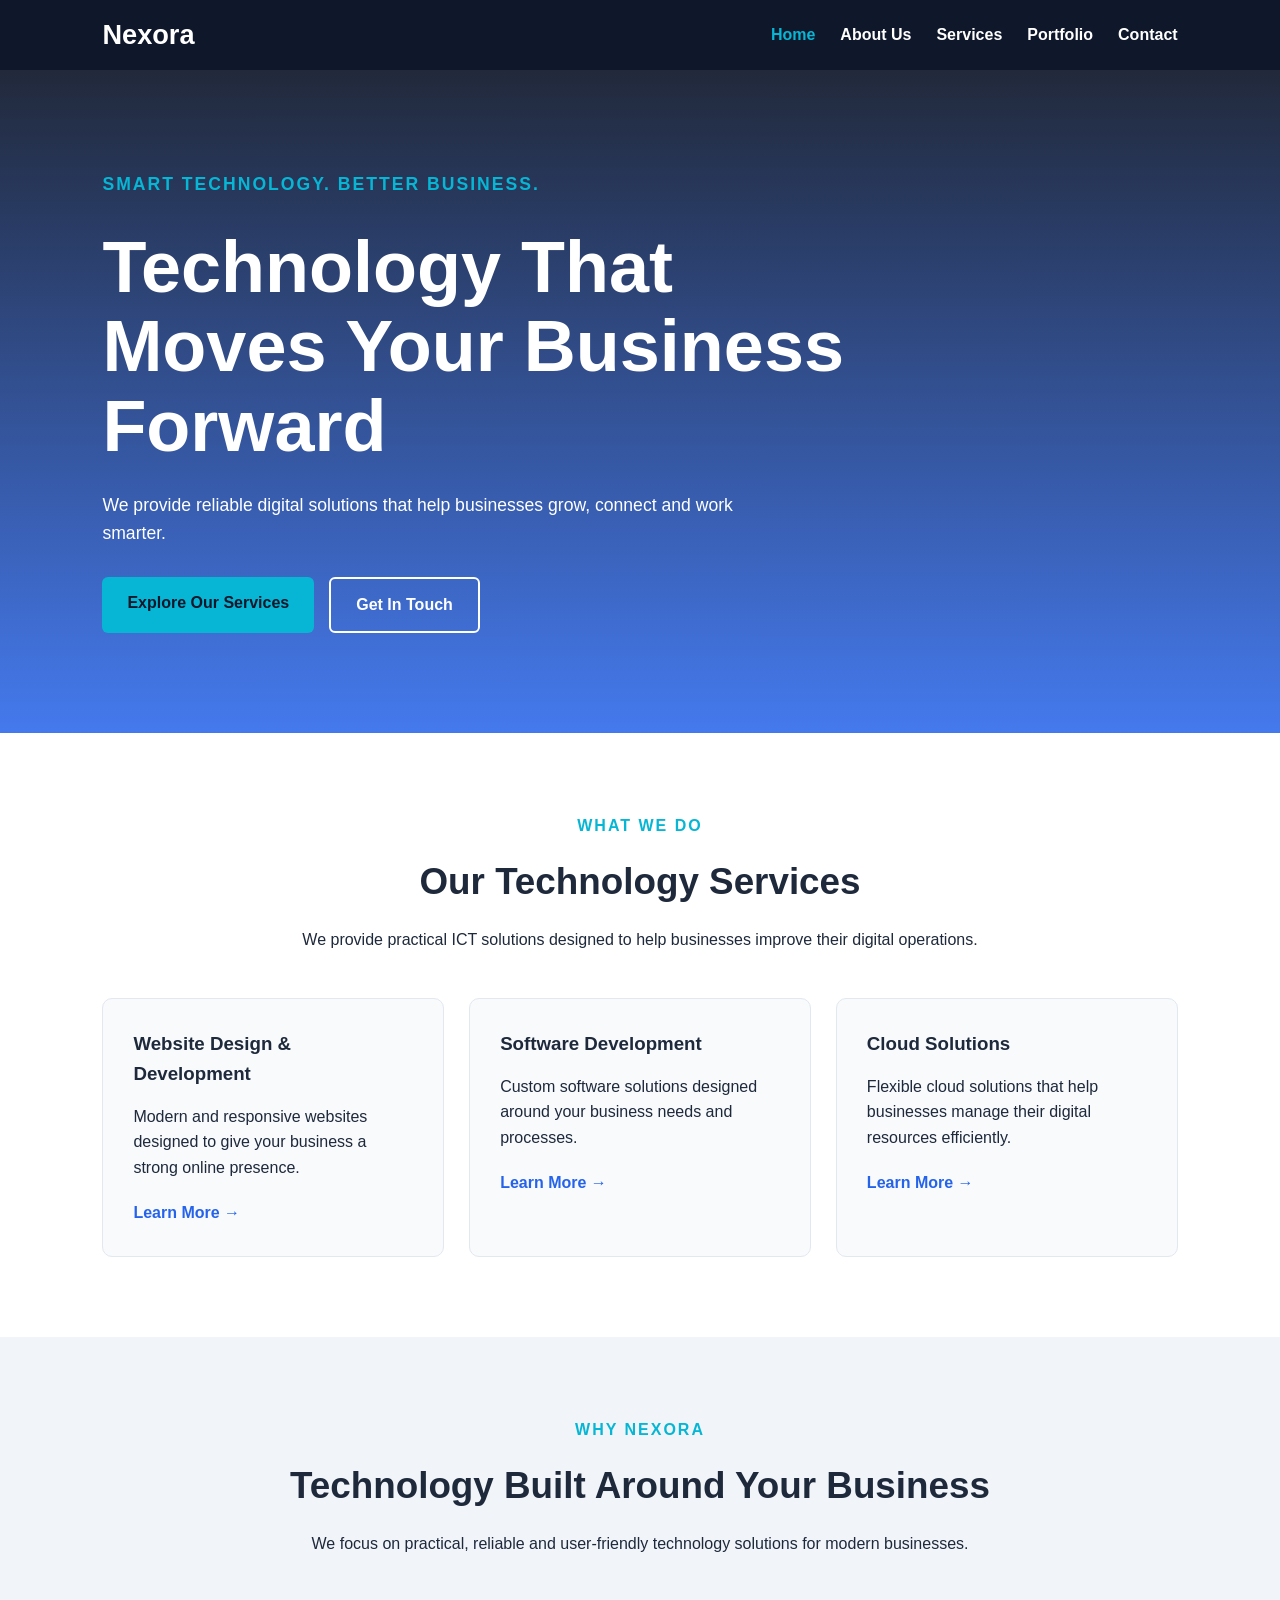
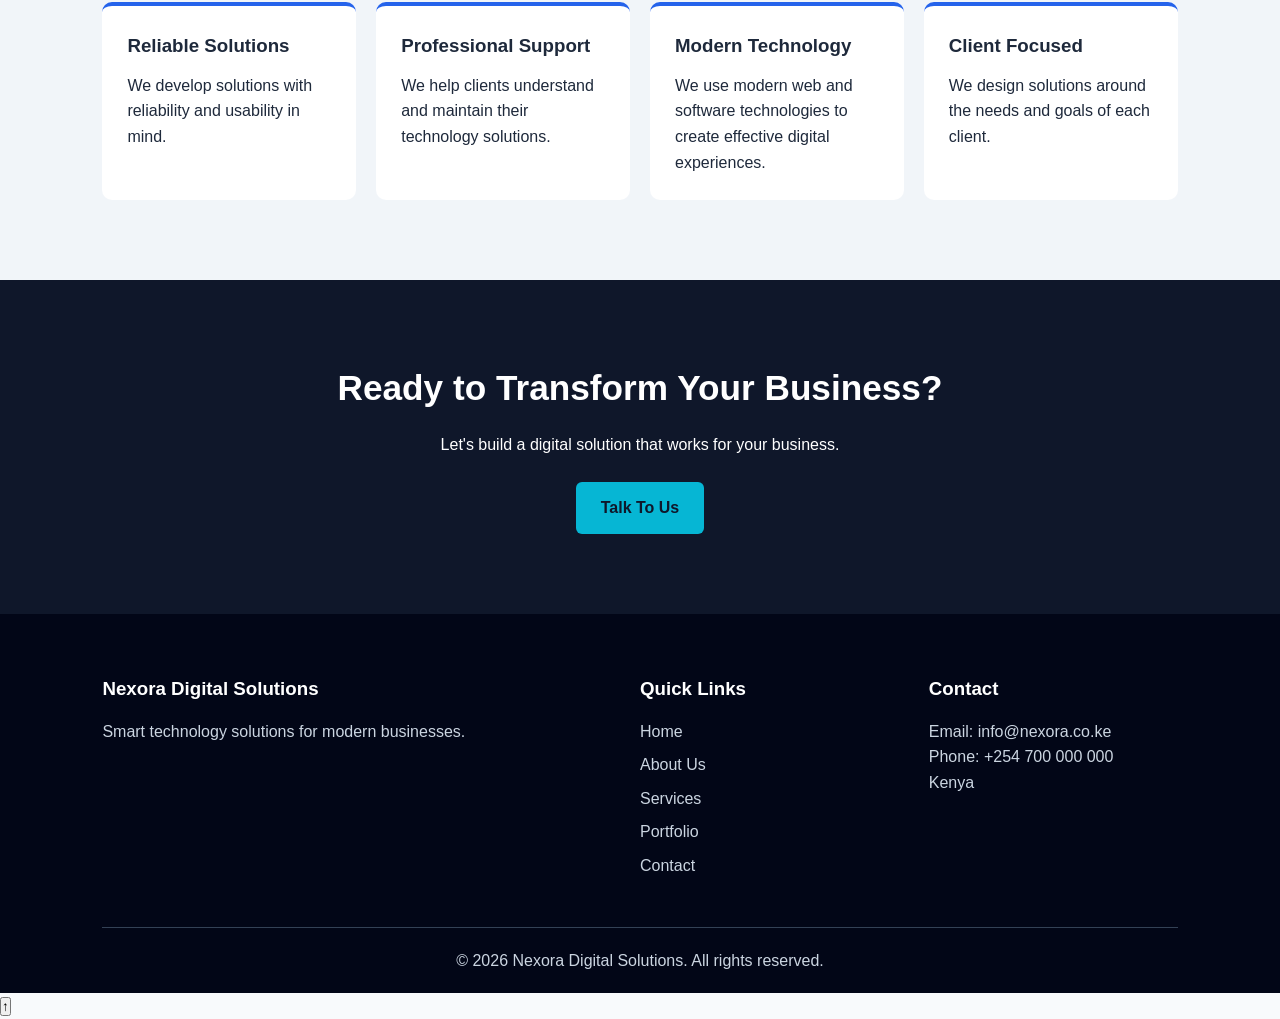
<file: assignment-002/index.html>
<!DOCTYPE html>
<html lang="en">
<head>
    <meta charset="UTF-8">
    <meta name="viewport" content="width=device-width, initial-scale=1.0">
    <meta name="description" content="Nexora Digital Solutions - Technology solutions for modern businesses.">
    <title>Nexora Digital Solutions | Home</title>

    <link rel="stylesheet" href="assets/css/style.css">
</head>

<body>

    <!-- Navigation Bar -->
    <header>
        <nav class="navbar">
            <a href="index.html" class="logo">Nexora</a>

            <button class="menu-toggle" id="menu-toggle" aria-label="Open navigation menu">
                ☰
            </button>

            <ul class="nav-links" id="nav-links">
                <li><a href="index.html" class="active">Home</a></li>
                <li><a href="about.html">About Us</a></li>
                <li><a href="services.html">Services</a></li>
                <li><a href="portfolio.html">Portfolio</a></li>
                <li><a href="contact.html">Contact</a></li>
            </ul>
        </nav>
    </header>
    
    <!-- Hero Section -->
<section class="hero">
    <div class="hero-content">
        <p class="hero-subtitle">SMART TECHNOLOGY. BETTER BUSINESS.</p>

        <h1>Technology That Moves Your Business Forward</h1>

        <p>
            We provide reliable digital solutions that help businesses
            grow, connect and work smarter.
        </p>

        <div class="hero-buttons">
            <a href="services.html" class="btn primary-btn">Explore Our Services</a>
            <a href="contact.html" class="btn secondary-btn">Get In Touch</a>
        </div>
    </div>
</section>
    <!-- Services Preview -->
<section class="services-preview">
    <div class="section-heading">
        <p class="section-subtitle">WHAT WE DO</p>
        <h2>Our Technology Services</h2>
        <p>
            We provide practical ICT solutions designed to help businesses
            improve their digital operations.
        </p>
    </div>

    <div class="services-grid">

        <article class="service-card">
            <h3>Website Design & Development</h3>
            <p>
                Modern and responsive websites designed to give your
                business a strong online presence.
            </p>
            <a href="services.html">Learn More →</a>
        </article>

        <article class="service-card">
            <h3>Software Development</h3>
            <p>
                Custom software solutions designed around your business
                needs and processes.
            </p>
            <a href="services.html">Learn More →</a>
        </article>

        <article class="service-card">
            <h3>Cloud Solutions</h3>
            <p>
                Flexible cloud solutions that help businesses manage
                their digital resources efficiently.
            </p>
            <a href="services.html">Learn More →</a>
        </article>

    </div>
</section>
    <!-- Company Highlights -->
<section class="highlights">
    <div class="section-heading">
        <p class="section-subtitle">WHY NEXORA</p>
        <h2>Technology Built Around Your Business</h2>
        <p>
            We focus on practical, reliable and user-friendly technology
            solutions for modern businesses.
        </p>
    </div>

    <div class="highlight-grid">

        <div class="highlight-item">
            <h3>Reliable Solutions</h3>
            <p>
                We develop solutions with reliability and usability
                in mind.
            </p>
        </div>

        <div class="highlight-item">
            <h3>Professional Support</h3>
            <p>
                We help clients understand and maintain their technology
                solutions.
            </p>
        </div>

        <div class="highlight-item">
            <h3>Modern Technology</h3>
            <p>
                We use modern web and software technologies to create
                effective digital experiences.
            </p>
        </div>

        <div class="highlight-item">
            <h3>Client Focused</h3>
            <p>
                We design solutions around the needs and goals of each
                client.
            </p>
        </div>

    </div>
</section>
    <!-- Call To Action -->
<section class="cta">
    <div class="cta-content">
        <h2>Ready to Transform Your Business?</h2>
        <p>
            Let's build a digital solution that works for your business.
        </p>
        <a href="contact.html" class="btn primary-btn">Talk To Us</a>
    </div>
</section>
    <!-- Footer -->
<footer class="footer">
    <div class="footer-content">
        <div>
            <h3>Nexora Digital Solutions</h3>
            <p>
                Smart technology solutions for modern businesses.
            </p>
        </div>

        <div>
            <h3>Quick Links</h3>
            <a href="index.html">Home</a>
            <a href="about.html">About Us</a>
            <a href="services.html">Services</a>
            <a href="portfolio.html">Portfolio</a>
            <a href="contact.html">Contact</a>
        </div>

        <div>
            <h3>Contact</h3>
            <p>Email: info@nexora.co.ke</p>
            <p>Phone: +254 700 000 000</p>
            <p>Kenya</p>
        </div>
    </div>

    <div class="footer-bottom">
        <p>&copy; <span id="year"></span> Nexora Digital Solutions. All rights reserved.</p>
    </div>
</footer>
    <button id="back-to-top" class="back-to-top" aria-label="Back to top">↑</button>
    <script src="assets/js/main.js"></script>
</body>
</html>
</file>
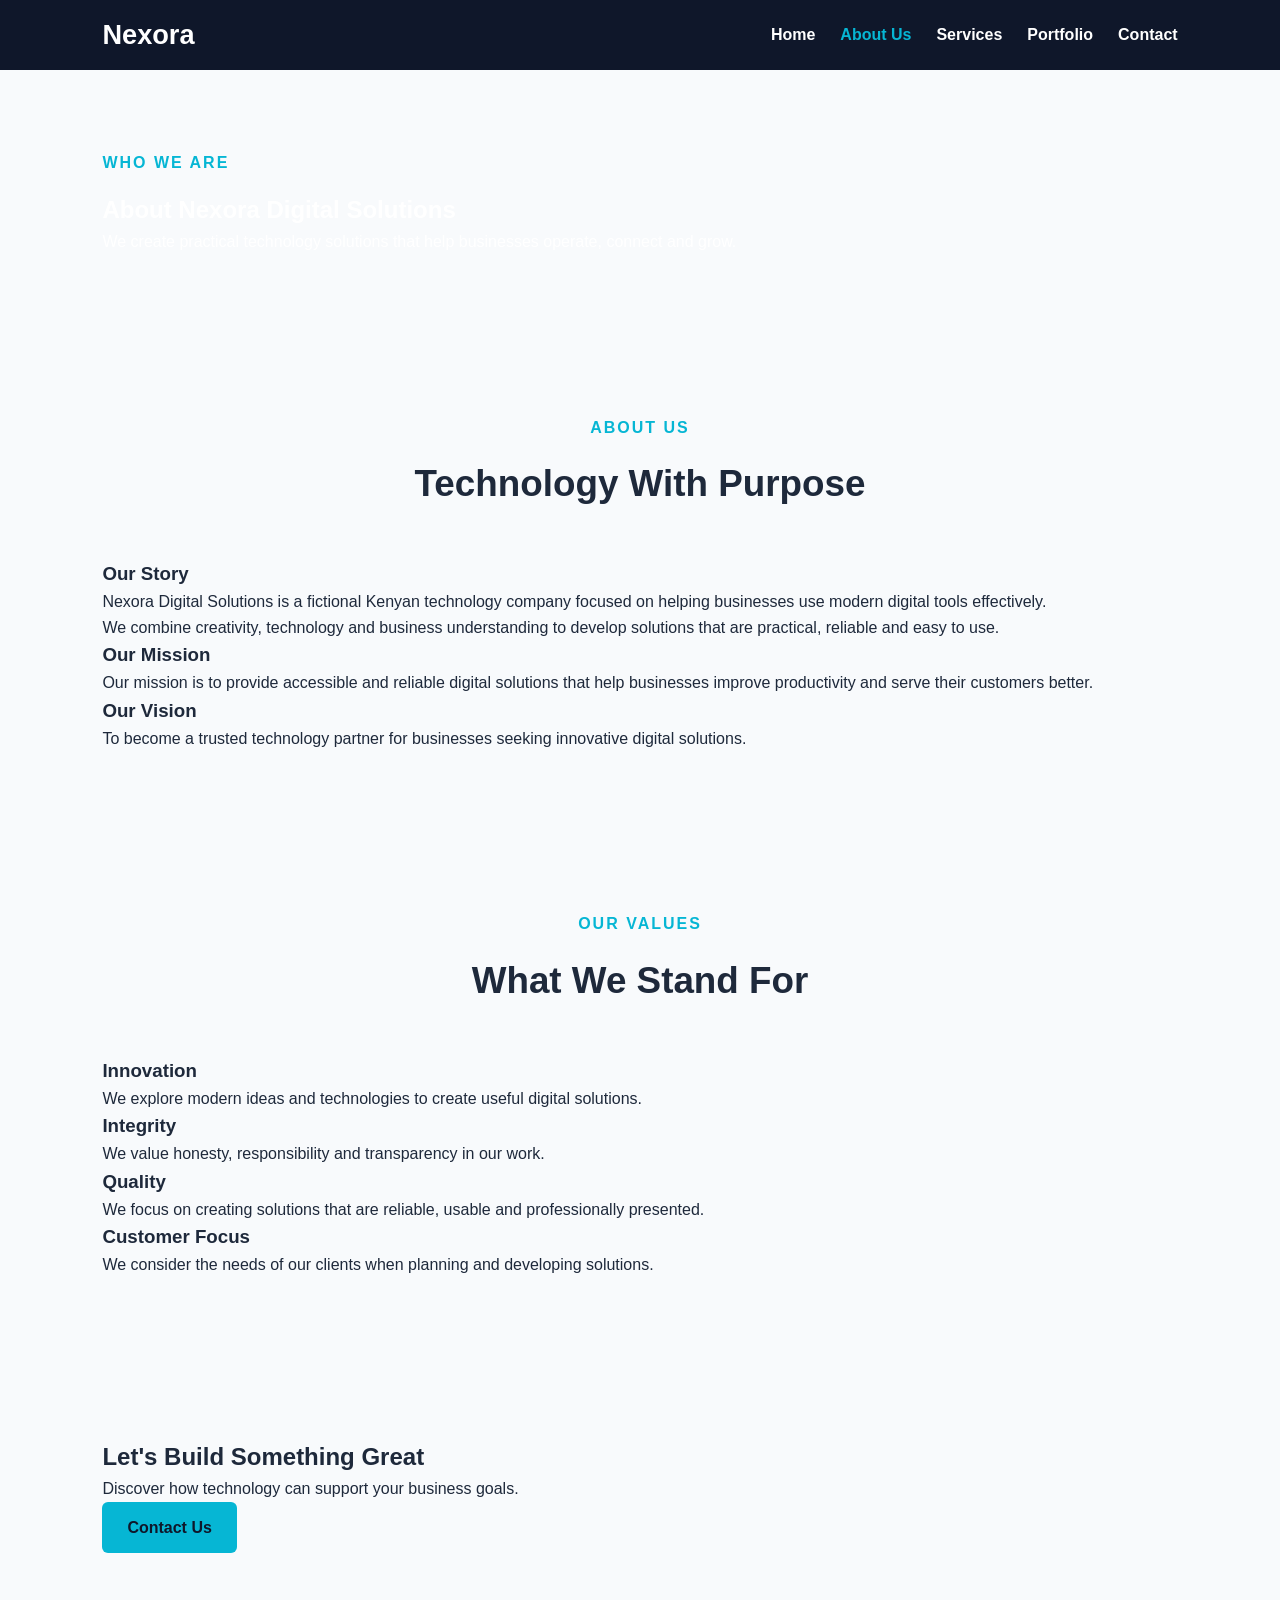
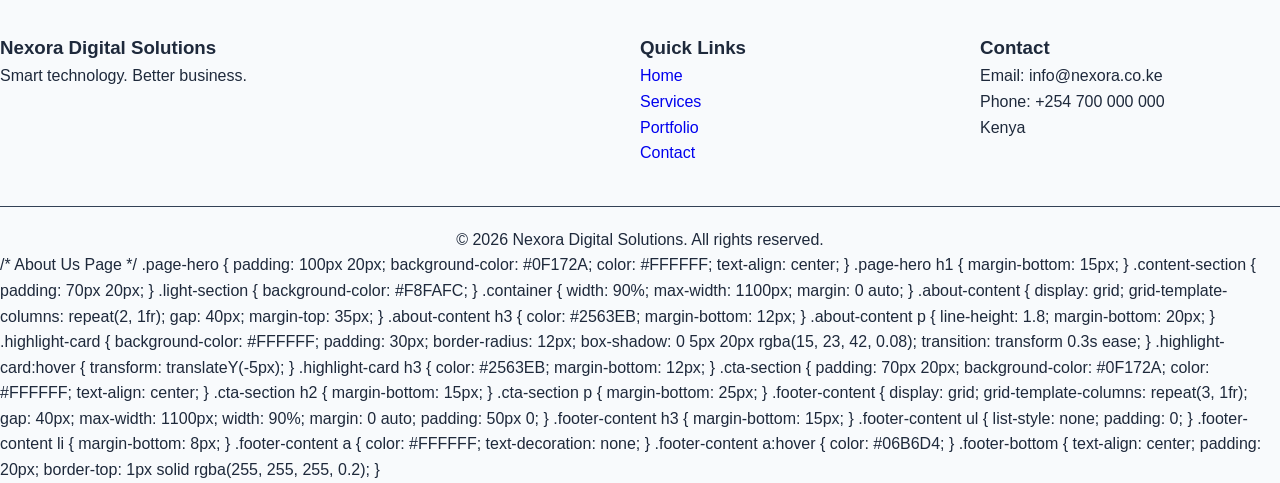
<file: assignment-002/about.html>
<!DOCTYPE html>
<html lang="en">
<head>
    <meta charset="UTF-8">
    <meta name="viewport" content="width=device-width, initial-scale=1.0">
    <meta name="description" content="Learn more about Nexora Digital Solutions.">
    <title>Nexora Digital Solutions | About Us</title>
    <link rel="stylesheet" href="assets/css/style.css">
</head>

<body>

    <header>
        <nav class="navbar">
            <a href="index.html" class="logo">Nexora</a>

            <button class="menu-toggle" id="menu-toggle" aria-label="Open navigation menu">
                ☰
            </button>

            <ul class="nav-links" id="nav-links">
                <li><a href="index.html">Home</a></li>
                <li><a href="about.html" class="active">About Us</a></li>
                <li><a href="services.html">Services</a></li>
                <li><a href="portfolio.html">Portfolio</a></li>
                <li><a href="contact.html">Contact</a></li>
            </ul>
        </nav>
    </header>

    <main>

        <section class="page-hero">
            <div class="hero-content">
                <p class="hero-subtitle">WHO WE ARE</p>
                <h1>About Nexora Digital Solutions</h1>
                <p>
                    We create practical technology solutions that help
                    businesses operate, connect and grow.
                </p>
            </div>
        </section>

        <section class="content-section">
            <div class="container">
                <div class="section-heading">
                    <p class="hero-subtitle">ABOUT US</p>
                    <h2>Technology With Purpose</h2>
                </div>

                <div class="about-content">
                    <div>
                        <h3>Our Story</h3>
                        <p>
                            Nexora Digital Solutions is a fictional Kenyan
                            technology company focused on helping businesses
                            use modern digital tools effectively.
                        </p>

                        <p>
                            We combine creativity, technology and business
                            understanding to develop solutions that are
                            practical, reliable and easy to use.
                        </p>
                    </div>

                    <div>
                        <h3>Our Mission</h3>
                        <p>
                            Our mission is to provide accessible and reliable
                            digital solutions that help businesses improve
                            productivity and serve their customers better.
                        </p>

                        <h3>Our Vision</h3>
                        <p>
                            To become a trusted technology partner for
                            businesses seeking innovative digital solutions.
                        </p>
                    </div>
                </div>
            </div>
        </section>

        <section class="content-section light-section">
            <div class="container">
                <div class="section-heading">
                    <p class="hero-subtitle">OUR VALUES</p>
                    <h2>What We Stand For</h2>
                </div>

                <div class="highlights-grid">
                    <article class="highlight-card">
                        <h3>Innovation</h3>
                        <p>
                            We explore modern ideas and technologies to create
                            useful digital solutions.
                        </p>
                    </article>

                    <article class="highlight-card">
                        <h3>Integrity</h3>
                        <p>
                            We value honesty, responsibility and transparency
                            in our work.
                        </p>
                    </article>

                    <article class="highlight-card">
                        <h3>Quality</h3>
                        <p>
                            We focus on creating solutions that are reliable,
                            usable and professionally presented.
                        </p>
                    </article>

                    <article class="highlight-card">
                        <h3>Customer Focus</h3>
                        <p>
                            We consider the needs of our clients when planning
                            and developing solutions.
                        </p>
                    </article>
                </div>
            </div>
        </section>

        <section class="cta-section">
            <div class="container">
                <h2>Let's Build Something Great</h2>
                <p>
                    Discover how technology can support your business goals.
                </p>
                <a href="contact.html" class="btn primary-btn">Contact Us</a>
            </div>
        </section>

    </main>

    <footer>
        <div class="footer-content">
            <div>
                <h3>Nexora Digital Solutions</h3>
                <p>Smart technology. Better business.</p>
            </div>

            <div>
                <h3>Quick Links</h3>
                <ul>
                    <li><a href="index.html">Home</a></li>
                    <li><a href="services.html">Services</a></li>
                    <li><a href="portfolio.html">Portfolio</a></li>
                    <li><a href="contact.html">Contact</a></li>
                </ul>
            </div>

            <div>
                <h3>Contact</h3>
                <p>Email: info@nexora.co.ke</p>
                <p>Phone: +254 700 000 000</p>
                <p>Kenya</p>
            </div>
        </div>

        <div class="footer-bottom">
            <p>&copy; <span id="year"></span> Nexora Digital Solutions. All rights reserved.</p>
        </div>
    </footer>

    <script src="assets/js/main.js"></script>

</body>
</html>
/* About Us Page */
.page-hero {
    padding: 100px 20px;
    background-color: #0F172A;
    color: #FFFFFF;
    text-align: center;
}

.page-hero h1 {
    margin-bottom: 15px;
}

.content-section {
    padding: 70px 20px;
}

.light-section {
    background-color: #F8FAFC;
}

.container {
    width: 90%;
    max-width: 1100px;
    margin: 0 auto;
}

.about-content {
    display: grid;
    grid-template-columns: repeat(2, 1fr);
    gap: 40px;
    margin-top: 35px;
}

.about-content h3 {
    color: #2563EB;
    margin-bottom: 12px;
}

.about-content p {
    line-height: 1.8;
    margin-bottom: 20px;
}

.highlight-card {
    background-color: #FFFFFF;
    padding: 30px;
    border-radius: 12px;
    box-shadow: 0 5px 20px rgba(15, 23, 42, 0.08);
    transition: transform 0.3s ease;
}

.highlight-card:hover {
    transform: translateY(-5px);
}

.highlight-card h3 {
    color: #2563EB;
    margin-bottom: 12px;
}

.cta-section {
    padding: 70px 20px;
    background-color: #0F172A;
    color: #FFFFFF;
    text-align: center;
}

.cta-section h2 {
    margin-bottom: 15px;
}

.cta-section p {
    margin-bottom: 25px;
}

.footer-content {
    display: grid;
    grid-template-columns: repeat(3, 1fr);
    gap: 40px;
    max-width: 1100px;
    width: 90%;
    margin: 0 auto;
    padding: 50px 0;
}

.footer-content h3 {
    margin-bottom: 15px;
}

.footer-content ul {
    list-style: none;
    padding: 0;
}

.footer-content li {
    margin-bottom: 8px;
}

.footer-content a {
    color: #FFFFFF;
    text-decoration: none;
}

.footer-content a:hover {
    color: #06B6D4;
}

.footer-bottom {
    text-align: center;
    padding: 20px;
    border-top: 1px solid rgba(255, 255, 255, 0.2);
}
</file>
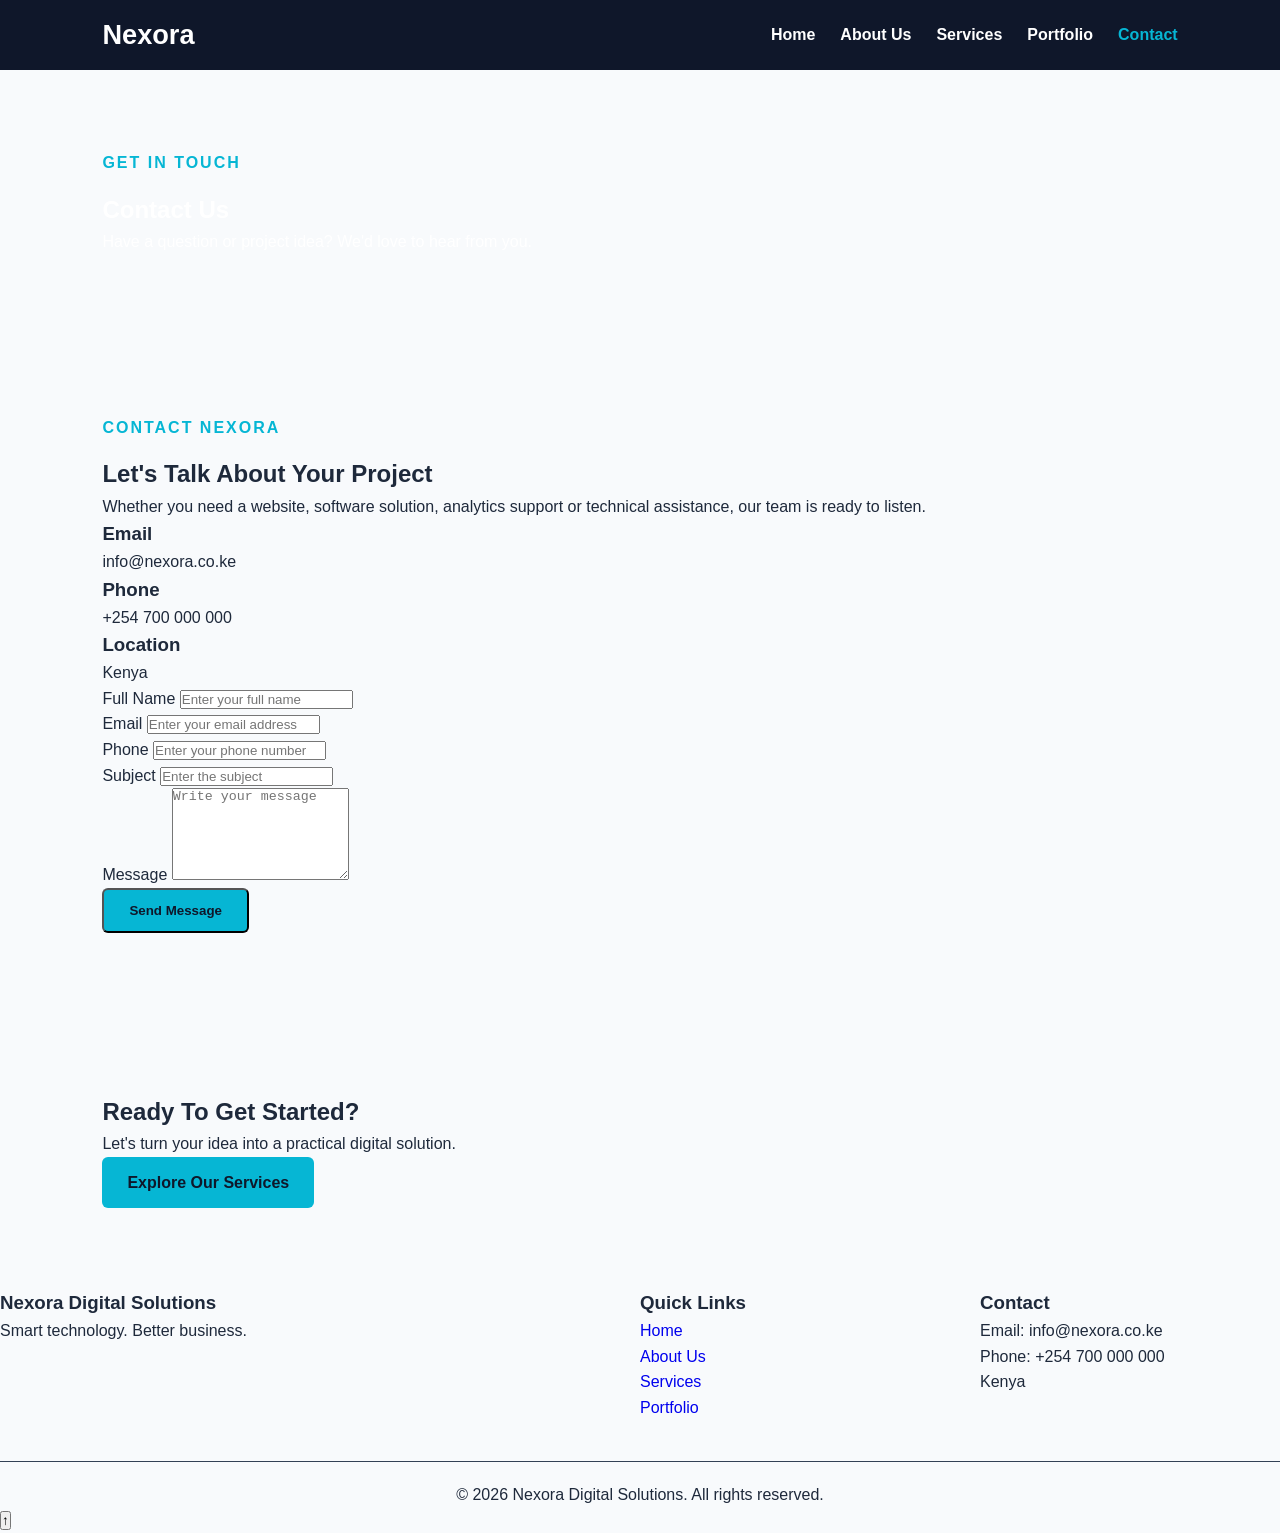
<file: assignment-002/contact.html>
<!DOCTYPE html>
<html lang="en">
<head>
    <meta charset="UTF-8">
    <meta name="viewport" content="width=device-width, initial-scale=1.0">
    <meta name="description" content="Contact Nexora Digital Solutions for digital technology solutions.">
    <title>Nexora Digital Solutions | Contact</title>
    <link rel="stylesheet" href="assets/css/style.css?v=2">
</head>

<body>

    <header>
        <nav class="navbar">
            <a href="index.html" class="logo">Nexora</a>

            <button class="menu-toggle" id="menu-toggle" aria-label="Open navigation menu">
                ☰
            </button>

            <ul class="nav-links" id="nav-links">
                <li><a href="index.html">Home</a></li>
                <li><a href="about.html">About Us</a></li>
                <li><a href="services.html">Services</a></li>
                <li><a href="portfolio.html">Portfolio</a></li>
                <li><a href="contact.html" class="active">Contact</a></li>
            </ul>
        </nav>
    </header>

    <main>

        <section class="page-hero">
            <div class="hero-content">
                <p class="hero-subtitle">GET IN TOUCH</p>
                <h1>Contact Us</h1>
                <p>
                    Have a question or project idea? We'd love to hear from you.
                </p>
            </div>
        </section>

        <section class="content-section">
            <div class="container">

                <div class="contact-grid">

                    <div class="contact-info">
                        <p class="hero-subtitle">CONTACT NEXORA</p>
                        <h2>Let's Talk About Your Project</h2>

                        <p>
                            Whether you need a website, software solution,
                            analytics support or technical assistance, our
                            team is ready to listen.
                        </p>

                        <div class="contact-item">
                            <h3>Email</h3>
                            <p>info@nexora.co.ke</p>
                        </div>

                        <div class="contact-item">
                            <h3>Phone</h3>
                            <p>+254 700 000 000</p>
                        </div>

                        <div class="contact-item">
                            <h3>Location</h3>
                            <p>Kenya</p>
                        </div>
                    </div>

                    <div class="contact-form-container">

                        <form id="contact-form" novalidate>

                            <div class="form-group">
                                <label for="full-name">Full Name</label>
                                <input
                                    type="text"
                                    id="full-name"
                                    name="full-name"
                                    placeholder="Enter your full name"
                                    required
                                >
                                <small class="error-message" id="name-error"></small>
                            </div>

                            <div class="form-group">
                                <label for="email">Email</label>
                                <input
                                    type="text"
                                    id="email"
                                    name="email"
                                    placeholder="Enter your email address"
                                    required
                                >
                                <small class="error-message" id="email-error"></small>
                            </div>

                            <div class="form-group">
                                <label for="phone">Phone</label>
                                <input
                                    type="tel"
                                    id="phone"
                                    name="phone"
                                    placeholder="Enter your phone number"
                                    required
                                >
                                <small class="error-message" id="phone-error"></small>
                            </div>

                            <div class="form-group">
                                <label for="subject">Subject</label>
                                <input
                                    type="text"
                                    id="subject"
                                    name="subject"
                                    placeholder="Enter the subject"
                                    required
                                >
                                <small class="error-message" id="subject-error"></small>
                            </div>

                            <div class="form-group">
                                <label for="message">Message</label>
                                <textarea
                                    id="message"
                                    name="message"
                                    rows="6"
                                    placeholder="Write your message"
                                    required
                                ></textarea>
                                <small class="error-message" id="message-error"></small>
                            </div>

                            <button type="submit" class="btn primary-btn">
                                Send Message
                            </button>

                            <p id="form-success" class="success-message"></p>

                        </form>

                    </div>

                </div>

            </div>
        </section>

        <section class="cta-section">
            <div class="container">
                <h2>Ready To Get Started?</h2>
                <p>
                    Let's turn your idea into a practical digital solution.
                </p>
                <a href="services.html" class="btn primary-btn">
                    Explore Our Services
                </a>
            </div>
        </section>

    </main>

    <footer>
        <div class="footer-content">

            <div>
                <h3>Nexora Digital Solutions</h3>
                <p>Smart technology. Better business.</p>
            </div>

            <div>
                <h3>Quick Links</h3>
                <ul>
                    <li><a href="index.html">Home</a></li>
                    <li><a href="about.html">About Us</a></li>
                    <li><a href="services.html">Services</a></li>
                    <li><a href="portfolio.html">Portfolio</a></li>
                </ul>
            </div>

            <div>
                <h3>Contact</h3>
                <p>Email: info@nexora.co.ke</p>
                <p>Phone: +254 700 000 000</p>
                <p>Kenya</p>
            </div>

        </div>

        <div class="footer-bottom">
            <p>
                &copy; <span id="year"></span>
                Nexora Digital Solutions. All rights reserved.
            </p>
        </div>
    </footer>

    <button id="back-to-top" class="back-to-top" aria-label="Back to top">
        ↑
    </button>

    <script src="assets/js/main.js?v=2"></script>

</body>
</html>
</file>
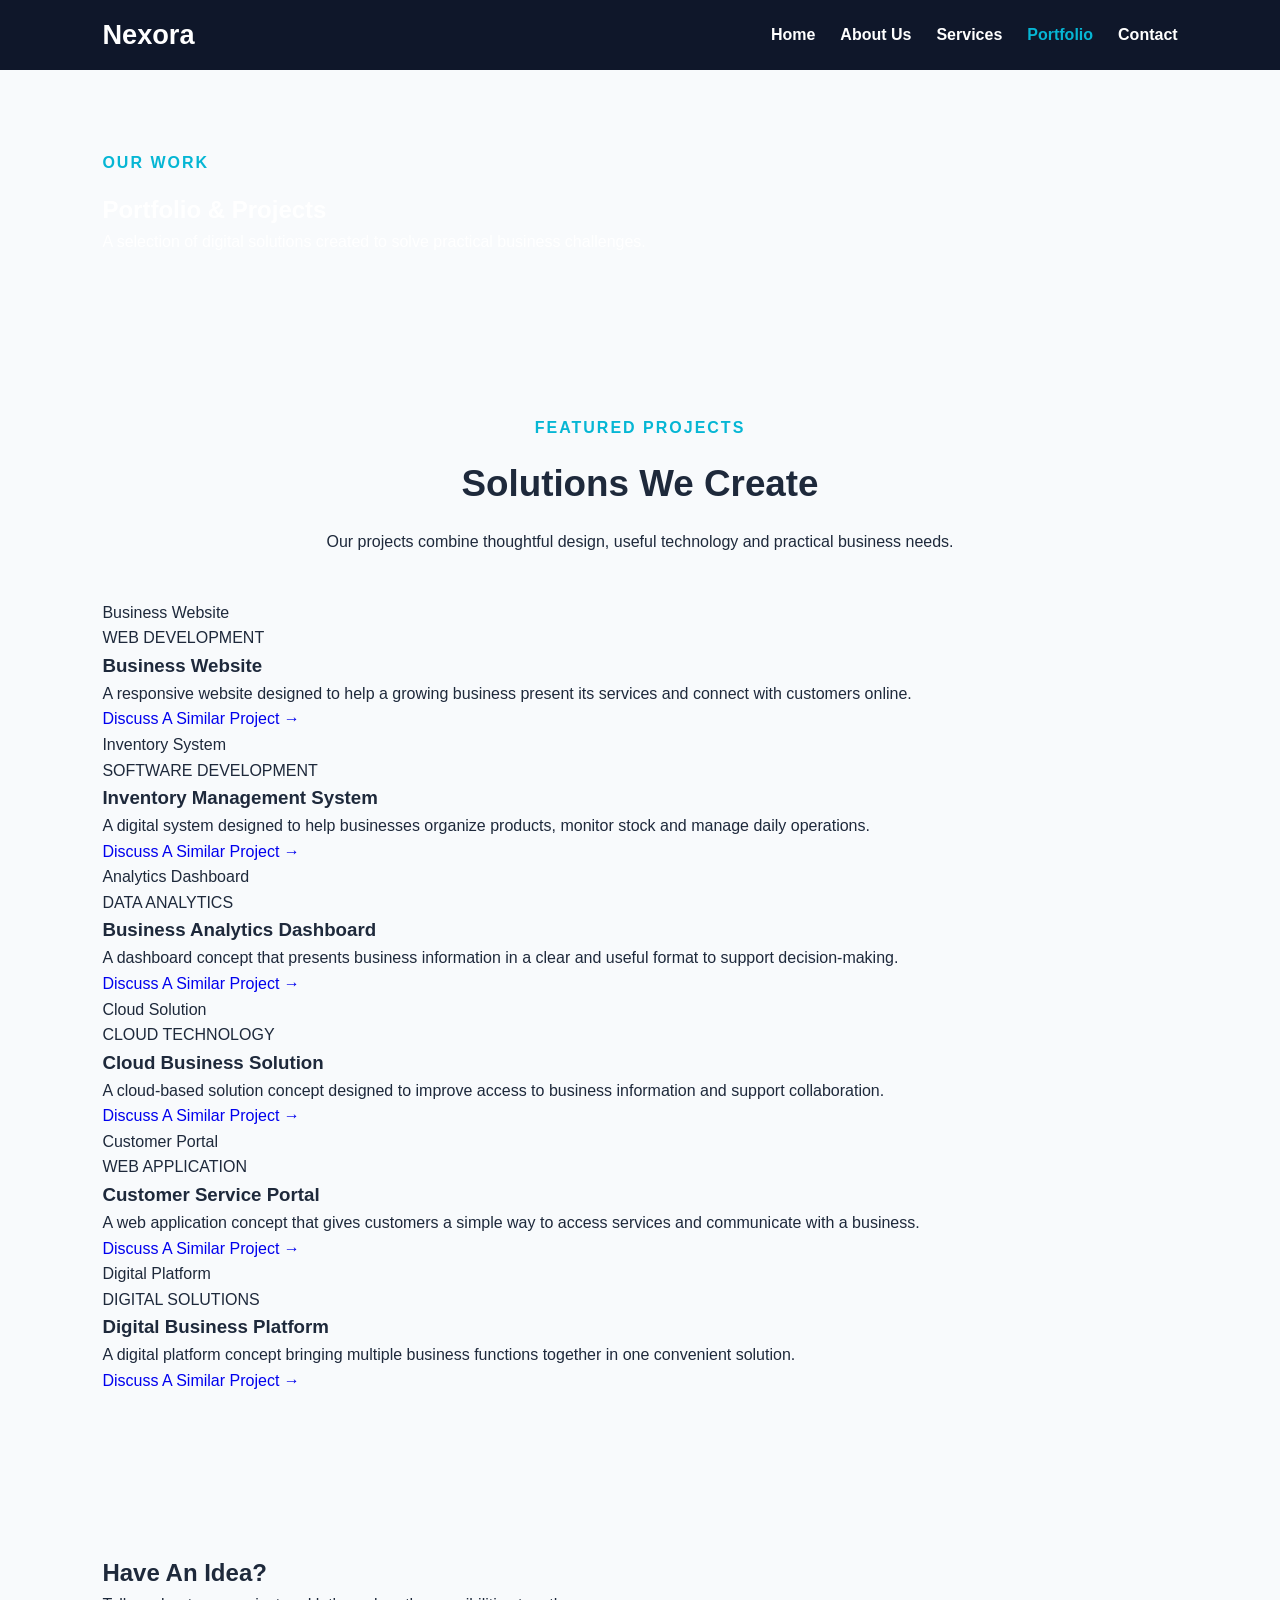
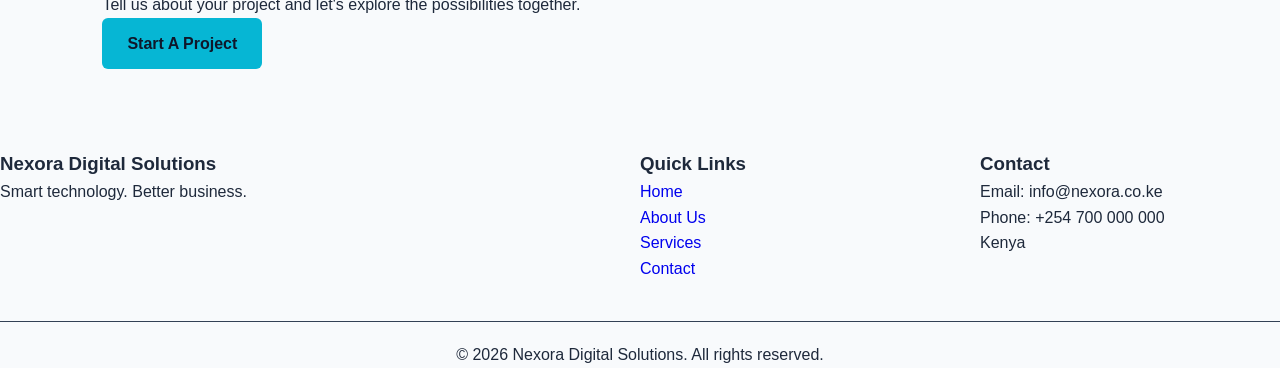
<file: assignment-002/portfolio.html>
<!DOCTYPE html>
<html lang="en">
<head>
    <meta charset="UTF-8">
    <meta name="viewport" content="width=device-width, initial-scale=1.0">
    <meta name="description" content="Explore projects developed by Nexora Digital Solutions.">
    <title>Nexora Digital Solutions | Portfolio</title>
    <link rel="stylesheet" href="assets/css/style.css">
</head>

<body>

    <header>
        <nav class="navbar">
            <a href="index.html" class="logo">Nexora</a>

            <button class="menu-toggle" id="menu-toggle" aria-label="Open navigation menu">
                ☰
            </button>

            <ul class="nav-links" id="nav-links">
                <li><a href="index.html">Home</a></li>
                <li><a href="about.html">About Us</a></li>
                <li><a href="services.html">Services</a></li>
                <li><a href="portfolio.html" class="active">Portfolio</a></li>
                <li><a href="contact.html">Contact</a></li>
            </ul>
        </nav>
    </header>

    <main>

        <section class="page-hero">
            <div class="hero-content">
                <p class="hero-subtitle">OUR WORK</p>
                <h1>Portfolio & Projects</h1>
                <p>
                    A selection of digital solutions created to solve
                    practical business challenges.
                </p>
            </div>
        </section>

        <section class="content-section">
            <div class="container">

                <div class="section-heading">
                    <p class="hero-subtitle">FEATURED PROJECTS</p>
                    <h2>Solutions We Create</h2>
                    <p>
                        Our projects combine thoughtful design, useful
                        technology and practical business needs.
                    </p>
                </div>

                <div class="portfolio-grid">

                    <article class="portfolio-card">
                        <div class="portfolio-image">
                            <span>Business Website</span>
                        </div>

                        <div class="portfolio-content">
                            <p class="project-category">WEB DEVELOPMENT</p>
                            <h3>Business Website</h3>
                            <p>
                                A responsive website designed to help a
                                growing business present its services and
                                connect with customers online.
                            </p>
                            <a href="contact.html" class="project-link">
                                Discuss A Similar Project →
                            </a>
                        </div>
                    </article>

                    <article class="portfolio-card">
                        <div class="portfolio-image">
                            <span>Inventory System</span>
                        </div>

                        <div class="portfolio-content">
                            <p class="project-category">SOFTWARE DEVELOPMENT</p>
                            <h3>Inventory Management System</h3>
                            <p>
                                A digital system designed to help businesses
                                organize products, monitor stock and manage
                                daily operations.
                            </p>
                            <a href="contact.html" class="project-link">
                                Discuss A Similar Project →
                            </a>
                        </div>
                    </article>

                    <article class="portfolio-card">
                        <div class="portfolio-image">
                            <span>Analytics Dashboard</span>
                        </div>

                        <div class="portfolio-content">
                            <p class="project-category">DATA ANALYTICS</p>
                            <h3>Business Analytics Dashboard</h3>
                            <p>
                                A dashboard concept that presents business
                                information in a clear and useful format to
                                support decision-making.
                            </p>
                            <a href="contact.html" class="project-link">
                                Discuss A Similar Project →
                            </a>
                        </div>
                    </article>

                    <article class="portfolio-card">
                        <div class="portfolio-image">
                            <span>Cloud Solution</span>
                        </div>

                        <div class="portfolio-content">
                            <p class="project-category">CLOUD TECHNOLOGY</p>
                            <h3>Cloud Business Solution</h3>
                            <p>
                                A cloud-based solution concept designed to
                                improve access to business information and
                                support collaboration.
                            </p>
                            <a href="contact.html" class="project-link">
                                Discuss A Similar Project →
                            </a>
                        </div>
                    </article>

                    <article class="portfolio-card">
                        <div class="portfolio-image">
                            <span>Customer Portal</span>
                        </div>

                        <div class="portfolio-content">
                            <p class="project-category">WEB APPLICATION</p>
                            <h3>Customer Service Portal</h3>
                            <p>
                                A web application concept that gives customers
                                a simple way to access services and communicate
                                with a business.
                            </p>
                            <a href="contact.html" class="project-link">
                                Discuss A Similar Project →
                            </a>
                        </div>
                    </article>

                    <article class="portfolio-card">
                        <div class="portfolio-image">
                            <span>Digital Platform</span>
                        </div>

                        <div class="portfolio-content">
                            <p class="project-category">DIGITAL SOLUTIONS</p>
                            <h3>Digital Business Platform</h3>
                            <p>
                                A digital platform concept bringing multiple
                                business functions together in one convenient
                                solution.
                            </p>
                            <a href="contact.html" class="project-link">
                                Discuss A Similar Project →
                            </a>
                        </div>
                    </article>

                </div>
            </div>
        </section>

        <section class="cta-section">
            <div class="container">
                <h2>Have An Idea?</h2>
                <p>
                    Tell us about your project and let's explore the
                    possibilities together.
                </p>
                <a href="contact.html" class="btn primary-btn">Start A Project</a>
            </div>
        </section>

    </main>

    <footer>
        <div class="footer-content">

            <div>
                <h3>Nexora Digital Solutions</h3>
                <p>Smart technology. Better business.</p>
            </div>

            <div>
                <h3>Quick Links</h3>
                <ul>
                    <li><a href="index.html">Home</a></li>
                    <li><a href="about.html">About Us</a></li>
                    <li><a href="services.html">Services</a></li>
                    <li><a href="contact.html">Contact</a></li>
                </ul>
            </div>

            <div>
                <h3>Contact</h3>
                <p>Email: info@nexora.co.ke</p>
                <p>Phone: +254 700 000 000</p>
                <p>Kenya</p>
            </div>

        </div>

        <div class="footer-bottom">
            <p>
                &copy; <span id="year"></span>
                Nexora Digital Solutions. All rights reserved.
            </p>
        </div>
    </footer>

    <script src="assets/js/main.js"></script>

</body>
</html>
</file>
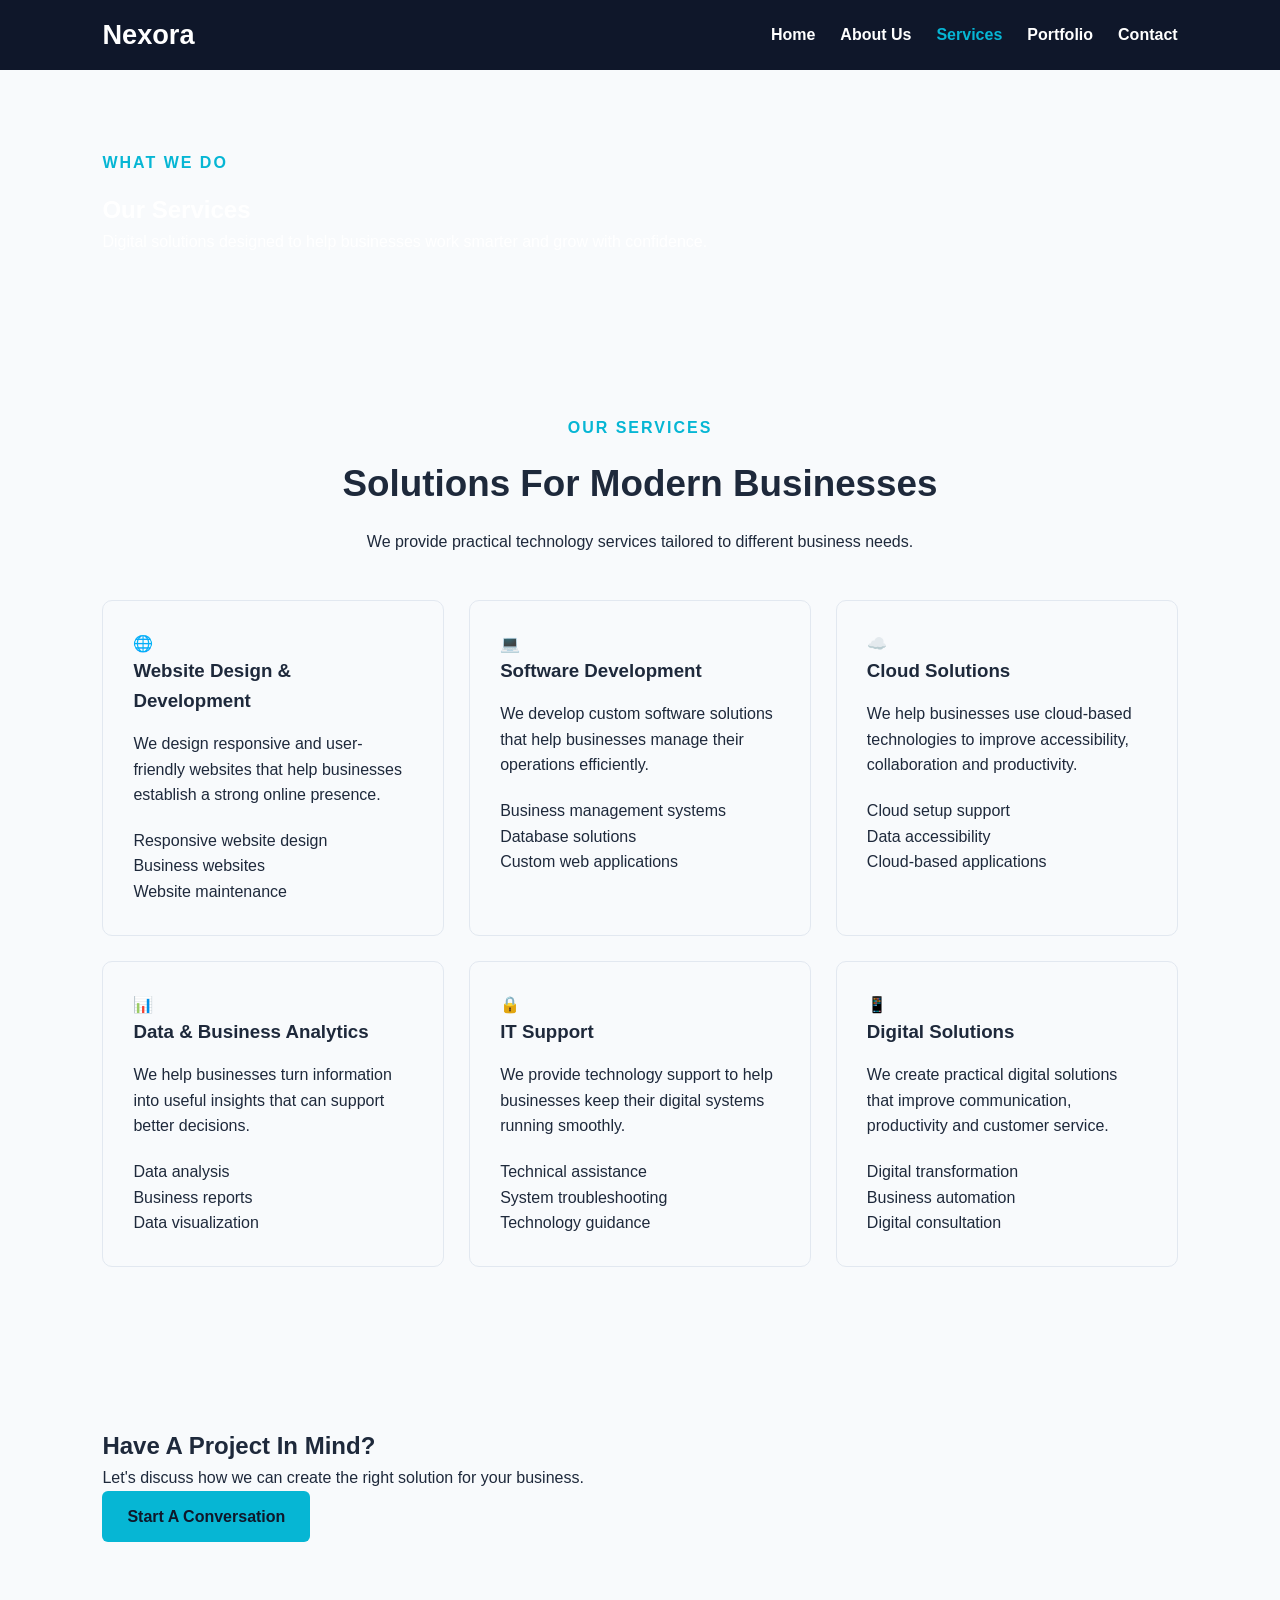
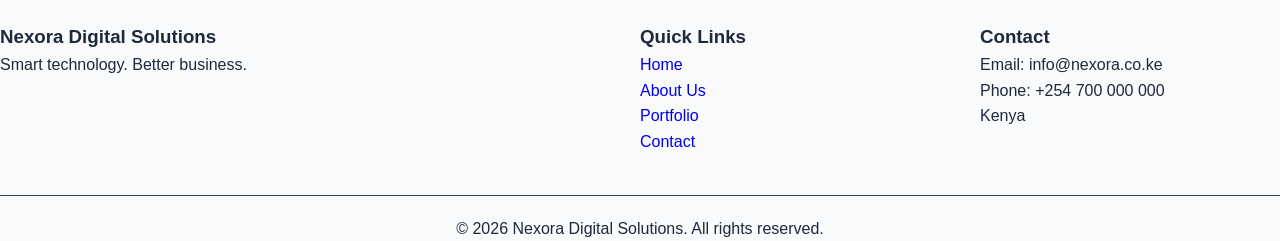
<file: assignment-002/services.html>
<!DOCTYPE html>
<html lang="en">
<head>
    <meta charset="UTF-8">
    <meta name="viewport" content="width=device-width, initial-scale=1.0">
    <meta name="description" content="Explore the digital services offered by Nexora Digital Solutions.">
    <title>Nexora Digital Solutions | Services</title>
    <link rel="stylesheet" href="assets/css/style.css">
</head>

<body>

    <header>
        <nav class="navbar">
            <a href="index.html" class="logo">Nexora</a>

            <button class="menu-toggle" id="menu-toggle" aria-label="Open navigation menu">
                ☰
            </button>

            <ul class="nav-links" id="nav-links">
                <li><a href="index.html">Home</a></li>
                <li><a href="about.html">About Us</a></li>
                <li><a href="services.html" class="active">Services</a></li>
                <li><a href="portfolio.html">Portfolio</a></li>
                <li><a href="contact.html">Contact</a></li>
            </ul>
        </nav>
    </header>

    <main>

        <section class="page-hero">
            <div class="hero-content">
                <p class="hero-subtitle">WHAT WE DO</p>
                <h1>Our Services</h1>
                <p>
                    Digital solutions designed to help businesses work smarter
                    and grow with confidence.
                </p>
            </div>
        </section>

        <section class="content-section">
            <div class="container">

                <div class="section-heading">
                    <p class="hero-subtitle">OUR SERVICES</p>
                    <h2>Solutions For Modern Businesses</h2>
                    <p>
                        We provide practical technology services tailored to
                        different business needs.
                    </p>
                </div>

                <div class="services-grid">

                    <article class="service-card">
                        <div class="service-icon">🌐</div>
                        <h3>Website Design & Development</h3>
                        <p>
                            We design responsive and user-friendly websites
                            that help businesses establish a strong online
                            presence.
                        </p>
                        <ul>
                            <li>Responsive website design</li>
                            <li>Business websites</li>
                            <li>Website maintenance</li>
                        </ul>
                    </article>

                    <article class="service-card">
                        <div class="service-icon">💻</div>
                        <h3>Software Development</h3>
                        <p>
                            We develop custom software solutions that help
                            businesses manage their operations efficiently.
                        </p>
                        <ul>
                            <li>Business management systems</li>
                            <li>Database solutions</li>
                            <li>Custom web applications</li>
                        </ul>
                    </article>

                    <article class="service-card">
                        <div class="service-icon">☁️</div>
                        <h3>Cloud Solutions</h3>
                        <p>
                            We help businesses use cloud-based technologies
                            to improve accessibility, collaboration and
                            productivity.
                        </p>
                        <ul>
                            <li>Cloud setup support</li>
                            <li>Data accessibility</li>
                            <li>Cloud-based applications</li>
                        </ul>
                    </article>

                    <article class="service-card">
                        <div class="service-icon">📊</div>
                        <h3>Data & Business Analytics</h3>
                        <p>
                            We help businesses turn information into useful
                            insights that can support better decisions.
                        </p>
                        <ul>
                            <li>Data analysis</li>
                            <li>Business reports</li>
                            <li>Data visualization</li>
                        </ul>
                    </article>

                    <article class="service-card">
                        <div class="service-icon">🔒</div>
                        <h3>IT Support</h3>
                        <p>
                            We provide technology support to help businesses
                            keep their digital systems running smoothly.
                        </p>
                        <ul>
                            <li>Technical assistance</li>
                            <li>System troubleshooting</li>
                            <li>Technology guidance</li>
                        </ul>
                    </article>

                    <article class="service-card">
                        <div class="service-icon">📱</div>
                        <h3>Digital Solutions</h3>
                        <p>
                            We create practical digital solutions that improve
                            communication, productivity and customer service.
                        </p>
                        <ul>
                            <li>Digital transformation</li>
                            <li>Business automation</li>
                            <li>Digital consultation</li>
                        </ul>
                    </article>

                </div>
            </div>
        </section>

        <section class="cta-section">
            <div class="container">
                <h2>Have A Project In Mind?</h2>
                <p>
                    Let's discuss how we can create the right solution for
                    your business.
                </p>
                <a href="contact.html" class="btn primary-btn">Start A Conversation</a>
            </div>
        </section>

    </main>

    <footer>
        <div class="footer-content">

            <div>
                <h3>Nexora Digital Solutions</h3>
                <p>Smart technology. Better business.</p>
            </div>

            <div>
                <h3>Quick Links</h3>
                <ul>
                    <li><a href="index.html">Home</a></li>
                    <li><a href="about.html">About Us</a></li>
                    <li><a href="portfolio.html">Portfolio</a></li>
                    <li><a href="contact.html">Contact</a></li>
                </ul>
            </div>

            <div>
                <h3>Contact</h3>
                <p>Email: info@nexora.co.ke</p>
                <p>Phone: +254 700 000 000</p>
                <p>Kenya</p>
            </div>

        </div>

        <div class="footer-bottom">
            <p>
                &copy; <span id="year"></span>
                Nexora Digital Solutions. All rights reserved.
            </p>
        </div>
    </footer>

    <script src="assets/js/main.js"></script>

</body>
</html>
</file>
<file: assignment-002/assets/css/style.css>
/* =========================================
   NEXORA DIGITAL SOLUTIONS
   Assignment 002 - Main Stylesheet
   ========================================= */

/* ---------- General Styles ---------- */

* {
    margin: 0;
    padding: 0;
    box-sizing: border-box;
}

html {
    scroll-behavior: smooth;
}

body {
    font-family: "Open Sans", Arial, sans-serif;
    color: #1e293b;
    background-color: #f8fafc;
    line-height: 1.6;
}

a {
    text-decoration: none;
}

ul {
    list-style: none;
}

section {
    padding: 80px 8%;
}

h1,
h2,
h3 {
    font-family: "Poppins", Arial, sans-serif;
}

/* ---------- Navigation ---------- */

.navbar {
    min-height: 70px;
    padding: 0 8%;
    background-color: #0f172a;

    display: flex;
    align-items: center;
    justify-content: space-between;
}

.logo {
    color: #ffffff;
    font-size: 1.7rem;
    font-weight: 700;
}

.nav-links {
    display: flex;
    gap: 25px;
}

.nav-links a {
    color: #ffffff;
    font-weight: 600;
    transition: 0.3s;
}

.nav-links a:hover,
.nav-links a.active {
    color: #06b6d4;
}

.menu-toggle {
    display: none;
    background: none;
    border: none;
    color: #ffffff;
    font-size: 1.8rem;
    cursor: pointer;
}

/* ---------- Hero ---------- */

.hero {
    min-height: 620px;
    padding: 100px 8%;

    display: flex;
    align-items: center;

    background:
        linear-gradient(
            rgba(15, 23, 42, 0.92),
            rgba(37, 99, 235, 0.85)
        );
}

.hero-content {
    max-width: 750px;
    color: #ffffff;
}

.hero-subtitle,
.section-subtitle {
    color: #06b6d4;
    font-weight: 700;
    letter-spacing: 2px;
    margin-bottom: 15px;
}

.hero h1 {
    font-size: clamp(2.3rem, 6vw, 4.5rem);
    line-height: 1.1;
    margin-bottom: 25px;
}

.hero p {
    font-size: 1.1rem;
    margin-bottom: 30px;
    max-width: 650px;
}

.hero-buttons {
    display: flex;
    gap: 15px;
    flex-wrap: wrap;
}

/* ---------- Buttons ---------- */

.btn {
    display: inline-block;
    padding: 13px 25px;
    border-radius: 6px;
    font-weight: 700;
    transition: 0.3s;
}

.primary-btn {
    background-color: #06b6d4;
    color: #0f172a;
}

.primary-btn:hover {
    background-color: #ffffff;
    transform: translateY(-2px);
}

.secondary-btn {
    border: 2px solid #ffffff;
    color: #ffffff;
}

.secondary-btn:hover {
    background-color: #ffffff;
    color: #0f172a;
}

/* ---------- Section Heading ---------- */

.section-heading {
    max-width: 750px;
    margin: 0 auto 45px;
    text-align: center;
}

.section-heading h2 {
    font-size: 2.3rem;
    margin-bottom: 15px;
}

/* ---------- Services ---------- */

.services-preview {
    background-color: #ffffff;
}

.services-grid {
    display: grid;
    grid-template-columns: repeat(3, 1fr);
    gap: 25px;
}

.service-card {
    padding: 30px;
    background-color: #f8fafc;
    border-radius: 10px;
    border: 1px solid #e2e8f0;
    transition: 0.3s;
}

.service-card:hover {
    transform: translateY(-8px);
    border-color: #2563eb;
}

.service-card h3 {
    margin-bottom: 15px;
}

.service-card p {
    margin-bottom: 20px;
}

.service-card a {
    color: #2563eb;
    font-weight: 700;
}

/* ---------- Highlights ---------- */

.highlights {
    background-color: #f1f5f9;
}

.highlight-grid {
    display: grid;
    grid-template-columns: repeat(4, 1fr);
    gap: 20px;
}

.highlight-item {
    padding: 25px;
    background-color: #ffffff;
    border-radius: 10px;
    border-top: 4px solid #2563eb;
}

.highlight-item h3 {
    margin-bottom: 12px;
}

/* ---------- Call To Action ---------- */

.cta {
    text-align: center;
    background-color: #0f172a;
    color: #ffffff;
}

.cta-content {
    max-width: 700px;
    margin: auto;
}

.cta h2 {
    font-size: 2.2rem;
    margin-bottom: 15px;
}

.cta p {
    margin-bottom: 25px;
}

/* ---------- Footer ---------- */

.footer {
    background-color: #020617;
    color: #cbd5e1;
    padding: 60px 8% 20px;
}

.footer-content {
    display: grid;
    grid-template-columns: 2fr 1fr 1fr;
    gap: 40px;
    margin-bottom: 40px;
}

.footer h3 {
    color: #ffffff;
    margin-bottom: 15px;
}

.footer a {
    display: block;
    color: #cbd5e1;
    margin-bottom: 8px;
    transition: 0.3s;
}

.footer a:hover {
    color: #06b6d4;
}

.footer-bottom {
    padding-top: 20px;
    border-top: 1px solid #334155;
    text-align: center;
}

/* ---------- Tablet ---------- */

@media (max-width: 900px) {

    .services-grid {
        grid-template-columns: repeat(2, 1fr);
    }

    .highlight-grid {
        grid-template-columns: repeat(2, 1fr);
    }

    .footer-content {
        grid-template-columns: 1fr 1fr;
    }
}

/* ---------- Mobile ---------- */

@media (max-width: 700px) {

    section {
        padding: 60px 6%;
    }

    .menu-toggle {
        display: block;
    }

    .nav-links {
        position: absolute;
        top: 70px;
        left: 0;
        width: 100%;

        background-color: #0f172a;

        display: none;
        flex-direction: column;
        align-items: center;

        padding: 25px 0;
    }

    .nav-links.show {
        display: flex;
    }

    .services-grid,
    .highlight-grid,
    .footer-content {
        grid-template-columns: 1fr;
    }

    .hero {
        min-height: 550px;
        padding: 80px 6%;
    }

    .hero-buttons {
        flex-direction: column;
        align-items: flex-start;
    }

    .btn {
        text-align: center;
    }
   /* Back to Top Button */
.back-to-top {
    display: none;
    position: fixed;
    bottom: 25px;
    right: 25px;
    width: 45px;
    height: 45px;
    border: none;
    border-radius: 50%;
    background-color: #2563EB;
    color: #FFFFFF;
    font-size: 22px;
    cursor: pointer;
    z-index: 1000;
}

.back-to-top.show {
    display: block;
}

.back-to-top:hover {
    background-color: #0F172A;
}
   /* Services Page */
.services-grid {
    display: grid;
    grid-template-columns: repeat(3, 1fr);
    gap: 25px;
    margin-top: 40px;
}

.service-card {
    background-color: #FFFFFF;
    padding: 30px;
    border-radius: 12px;
    box-shadow: 0 5px 20px rgba(15, 23, 42, 0.08);
    transition: transform 0.3s ease, box-shadow 0.3s ease;
}

.service-card:hover {
    transform: translateY(-6px);
    box-shadow: 0 10px 25px rgba(15, 23, 42, 0.12);
}

.service-icon {
    font-size: 38px;
    margin-bottom: 15px;
}

.service-card h3 {
    color: #2563EB;
    margin-bottom: 15px;
}

.service-card p {
    line-height: 1.7;
    margin-bottom: 18px;
}

.service-card ul {
    padding-left: 20px;
}

.service-card li {
    margin-bottom: 8px;
}
/* Portfolio Page */
.portfolio-grid {
    display: grid;
    grid-template-columns: repeat(3, 1fr);
    gap: 25px;
    margin-top: 40px;
}

.portfolio-card {
    background-color: #FFFFFF;
    border-radius: 12px;
    overflow: hidden;
    box-shadow: 0 5px 20px rgba(15, 23, 42, 0.08);
    transition: transform 0.3s ease, box-shadow 0.3s ease;
}

.portfolio-card:hover {
    transform: translateY(-6px);
    box-shadow: 0 10px 25px rgba(15, 23, 42, 0.12);
}

.portfolio-image {
    height: 180px;
    background-color: #0F172A;
    color: #FFFFFF;
    display: flex;
    align-items: center;
    justify-content: center;
    font-size: 22px;
    font-weight: 600;
}

.portfolio-content {
    padding: 25px;
}

.project-category {
    color: #06B6D4;
    font-size: 13px;
    font-weight: 700;
    letter-spacing: 1px;
    margin-bottom: 10px;
}

.portfolio-content h3 {
    color: #2563EB;
    margin-bottom: 12px;
}

.portfolio-content p {
    line-height: 1.7;
}

.project-link {
    display: inline-block;
    margin-top: 18px;
    color: #2563EB;
    font-weight: 600;
    text-decoration: none;
}

.project-link:hover {
    color: #0F172A;
}
/* Contact Page */
.contact-grid {
    display: grid;
    grid-template-columns: 1fr 1.2fr;
    gap: 50px;
    align-items: start;
}

.contact-info h2 {
    margin: 15px 0;
}

.contact-info > p {
    line-height: 1.8;
    margin-bottom: 30px;
}

.contact-item {
    margin-bottom: 25px;
}

.contact-item h3 {
    color: #2563EB;
    margin-bottom: 5px;
}

.contact-form-container {
    background-color: #FFFFFF;
    padding: 35px;
    border-radius: 12px;
    box-shadow: 0 5px 20px rgba(15, 23, 42, 0.08);
}

.form-group {
    margin-bottom: 20px;
}

.form-group label {
    display: block;
    margin-bottom: 8px;
    font-weight: 600;
}

.form-group input,
.form-group textarea {
    width: 100%!important;
    padding: 13px 15px;
    border: 1px solid #CBD5E1;
    border-radius: 8px;
    font-family: inherit;
    font-size: 15px;
    box-sizing: border-box;
    outline: none;
}

.form-group input:focus,
.form-group textarea:focus {
    border-color: #2563EB;
    box-shadow: 0 0 0 3px rgba(37, 99, 235, 0.1);
}

.form-group textarea {
    resize: vertical;
}

.error-message {
    display: block;
    color: #DC2626;
    margin-top: 5px;
    min-height: 18px;
}

.success-message {
    color: #15803D;
    margin-top: 15px;
    font-weight: 600;
}
/* Responsive layout for inner pages */

@media (max-width: 900px) {
    .services-grid,
    .portfolio-grid {
        grid-template-columns: repeat(2, 1fr);
    }

    .contact-grid {
        grid-template-columns: 1fr;
    }

    .footer-content {
        grid-template-columns: repeat(2, 1fr);
    }
}

@media (max-width: 700px) {
    .services-grid,
    .portfolio-grid,
    .footer-content {
        grid-template-columns: 1fr;
    }

    .contact-grid {
        grid-template-columns: 1fr;
    }

    .contact-form-container {
        padding: 25px 20px;
    }
}
</file>
